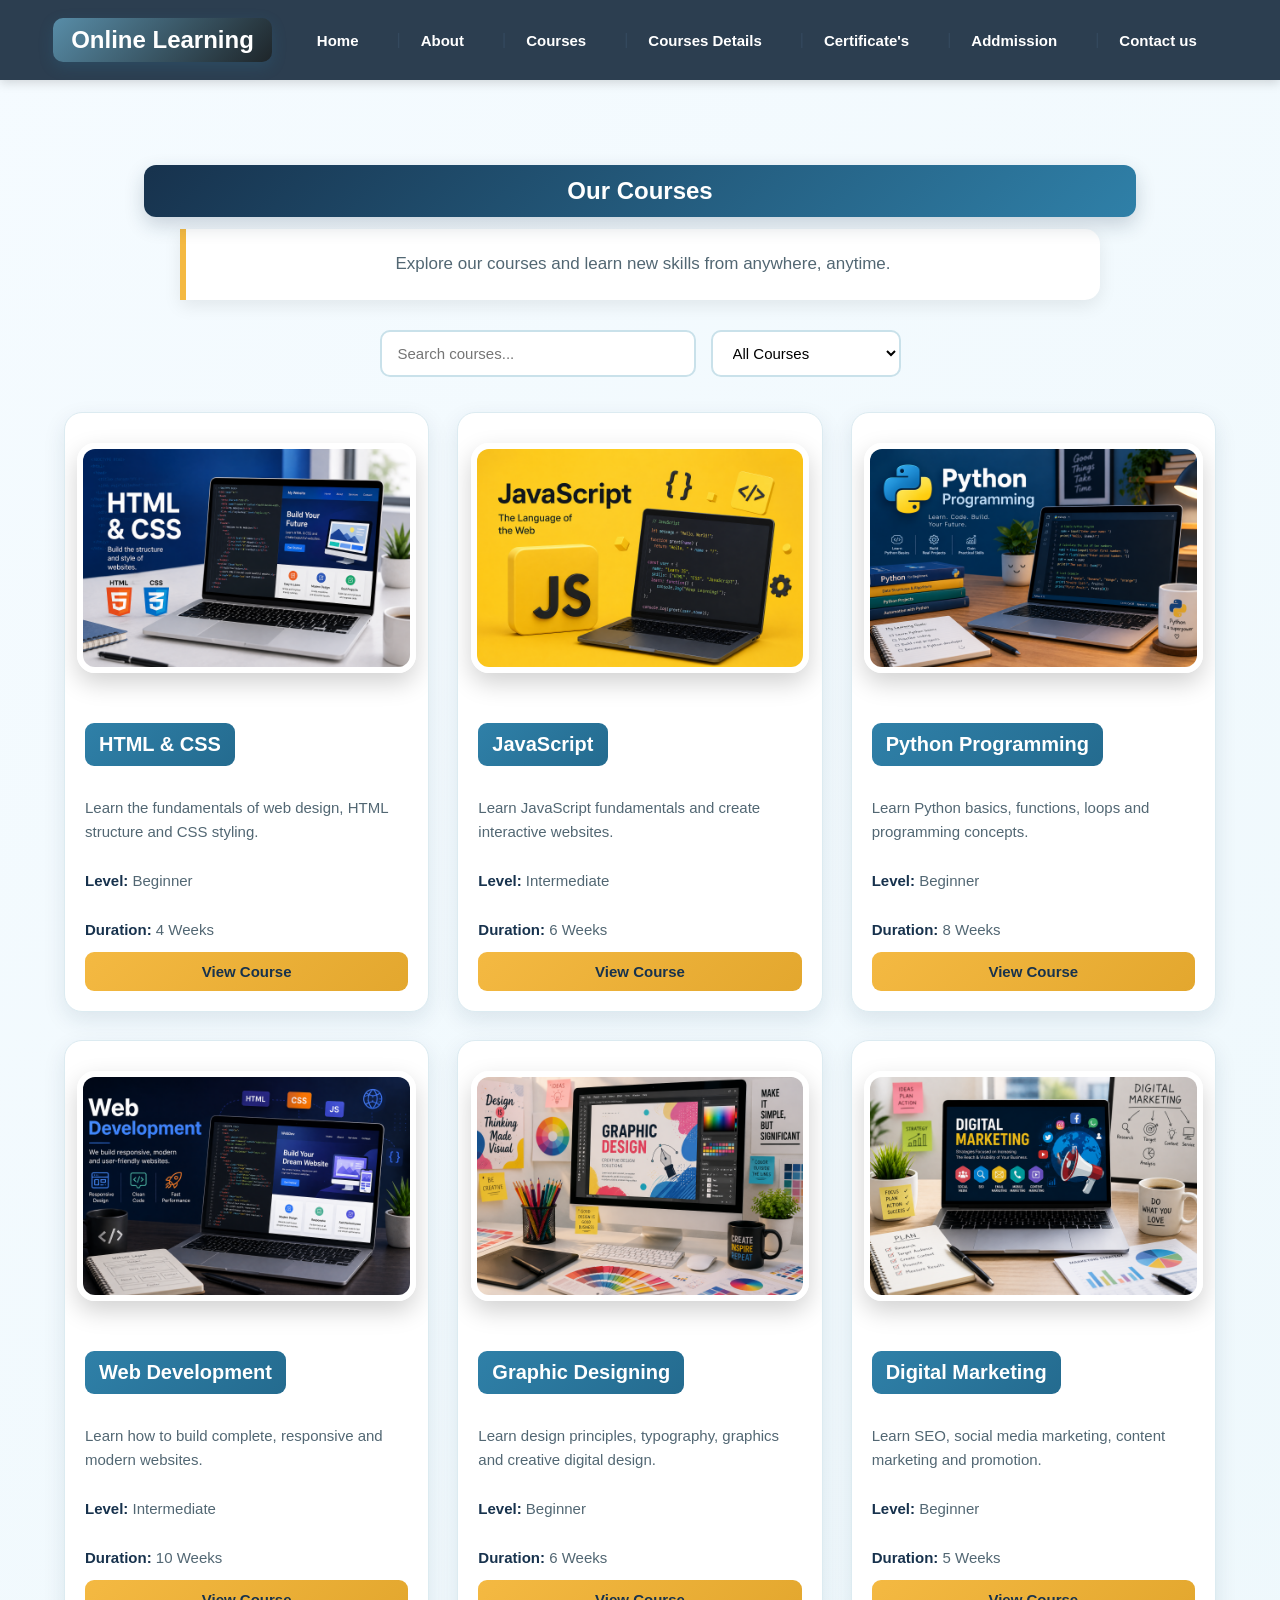
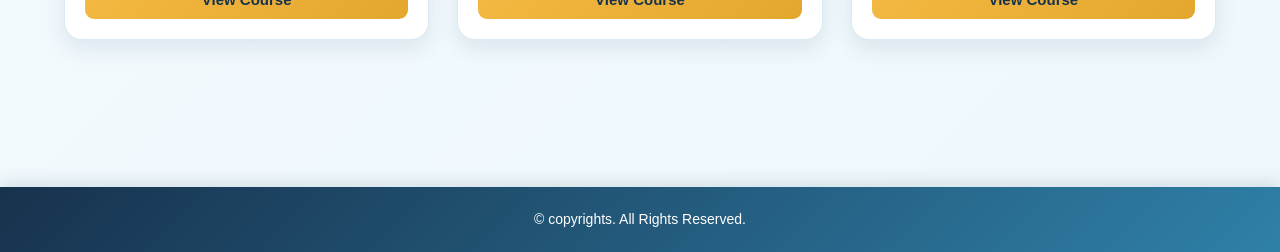
<file: courses.html>
<!DOCTYPE html>
<html lang="en">
<head>
    <meta charset="UTF-8">
    <meta name="viewport" content="width=device-width, initial-scale=1.0">
    <title>Online Learning </title>
    <link rel="icon" href="icon.png" >
    <link rel="stylesheet " href="style.css">
</head>
<body>
    <nav align="left">
<h2> Online Learning </h2>
<a href="index.html"> Home</a>|
<a href="about.html">About</a>|
<a href="courses.html"> Courses</a>|
    <a href="course-details.html"> Courses Details</a>|

<a href="certification.html"> Certificate's</a>|
<a href="addmission.html"> Addmission</a>|
<a href="contact.html">Contact us</a>
</nav>
    <!-- Courses Section -->
    <section class="courses-section">

        <h1>Our Courses</h1>

        <p>
            Explore our courses and learn new skills
            from anywhere, anytime.
        </p>

        <!-- Search and Filter -->
        <div class="course-controls">

            <input 
                type="text" 
                id="searchCourse"
                placeholder="Search courses..."
            >

            <select id="categoryFilter">
                <option value="all">All Courses</option>
                <option value="programming">Programming</option>
                <option value="web">Web Development</option>
                <option value="design">Design</option>
                <option value="marketing">Marketing</option>
            </select>

        </div>


        <!-- Courses -->
        <div class="courses-container">

            <!-- HTML & CSS -->
            <div class="course-card" data-category="programming">
                <img src="HTML.CSS.png " alt="HTML and CSS" height="300px">

                <div class="course-info">

                    <h2>HTML & CSS</h2>

                    <p>
                        Learn the fundamentals of web design,
                        HTML structure and CSS styling.
                    </p>

                    <p><strong>Level:</strong> Beginner</p>
                    <p><strong>Duration:</strong> 4 Weeks</p>
    <button onclick="window.location.href='course-details.html'">View Course</button>

                

                </div>
            </div>


            <!-- JavaScript -->
            <div class="course-card" data-category="programming">

                <img src="JS.png" alt="JavaScript" height="300px">

                <div class="course-info">

                    <h2>JavaScript</h2>

                    <p>
                        Learn JavaScript fundamentals and
                        create interactive websites.
                    </p>

                    <p><strong>Level:</strong> Intermediate</p>
                    <p><strong>Duration:</strong> 6 Weeks</p>

    <button onclick="window.location.href='course-details.html'">View Course</button>
    

                </div>
            </div>


            <!-- Python -->
            <div class="course-card" data-category="programming">

                <img src="python.png" alt="Python" height="300px">

                <div class="course-info">

                    <h2>Python Programming</h2>

                    <p>
                        Learn Python basics, functions,
                        loops and programming concepts.
                    </p>

                    <p><strong>Level:</strong> Beginner</p>
                    <p><strong>Duration:</strong> 8 Weeks</p>

    <button onclick="window.location.href='course-details.html'">View Course</button>

                    

                </div>
            </div>


            <!-- Web Development -->
            <div class="course-card" data-category="web">

                <img src="WD.png" alt="Web Development" height="300px">

                <div class="course-info">

                    <h2>Web Development</h2>

                    <p>
                        Learn how to build complete,
                        responsive and modern websites.
                    </p>

                    <p><strong>Level:</strong> Intermediate</p>
                    <p><strong>Duration:</strong> 10 Weeks</p>

    <button onclick="window.location.href='course-details.html'">View Course</button>
    
                    

                </div>
            </div>


            <!-- Graphic Designing -->
            <div class="course-card" data-category="design">

                <img src="GD.png" alt="Graphic Designing" height="300px">

                <div class="course-info">

                    <h2>Graphic Designing</h2>

                    <p>
                        Learn design principles, typography,
                        graphics and creative digital design.
                    </p>

                    <p><strong>Level:</strong> Beginner</p>
                    <p><strong>Duration:</strong> 6 Weeks</p>

    <button onclick="window.location.href='course-details.html'">View Course</button>
                    

                </div>
            </div>


            <!-- Digital Marketing -->
            <div class="course-card" data-category="marketing">

                <img src="DM.png" alt="Digital Marketing" height="300px">

                <div class="course-info">

                    <h2>Digital Marketing</h2>

                    <p>
                        Learn SEO, social media marketing,
                        content marketing and promotion.
                    </p>

                    <p><strong>Level:</strong> Beginner</p>
                    <p><strong>Duration:</strong> 5 Weeks</p>

    <button onclick="window.location.href='course-details.html'">View Course</button>
        

                </div>
            </div>
        </div>
    </section>

    <br>
    <br>
    <br>
    <br>
    <footer>
        <p> &copy; copyrights. All Rights Reserved.</p>
    </footer>
<script>
    document.getElementById("searchCourse").addEventListener("input", function () {

        let searchText = this.value.toLowerCase();
        let courses = document.querySelectorAll(".course-card");

        courses.forEach(function (course) {

            let courseName = course.querySelector("h2").textContent.toLowerCase();

            if (courseName.includes(searchText)) {
                course.style.display = "block";
            } else {
                course.style.display = "none";
            }

        });

    });


    // CATEGORY FILTER
    document.getElementById("categoryFilter").addEventListener("change", function () {

        let selectedCategory = this.value;
        let courses = document.querySelectorAll(".course-card");

        courses.forEach(function (course) {

            let courseCategory = course.getAttribute("data-category");

            if (selectedCategory === "all" || courseCategory === selectedCategory) {
                course.style.display = "block";
            } else {
                course.style.display = "none";
            }

        });

    });


    // VIEW COURSE
    function viewCourse(courseName) {

        let message = "";

        if (courseName === "HTML & CSS") {
            message = "Learn HTML structure and CSS styling. Level: Beginner. Duration: 4 Weeks.";

        } 
        else if (courseName === "JavaScript") {
            message = "Learn JavaScript fundamentals and create interactive websites. Level: Intermediate. Duration: 6 Weeks.";

        } 
        else if (courseName === "Python Programming") {
            message = "Learn Python basics, functions, loops and programming concepts. Level: Beginner. Duration: 8 Weeks.";

        } 
        else if (courseName === "Web Development") {
            message = "Learn how to build complete, responsive and modern websites. Level: Intermediate. Duration: 10 Weeks.";

        } 
        else if (courseName === "Graphic Designing") {
            message = "Learn design principles, typography, graphics and creative digital design. Level: Beginner. Duration: 6 Weeks.";

        } 
        else if (courseName === "Digital Marketing") {
            message = "Learn SEO, social media marketing, content marketing and promotion. Level: Beginner. Duration: 5 Weeks.";
        }

        alert(courseName + "\n\n" + message);
    }

</script>
</body>
</html>
</file>
<file: style.css>
/* ===== Whole Page ===== */

body {
    margin: 0;
    font-family: Arial, sans-serif;
    color: #243746;
    background: linear-gradient(135deg, #f5fbff, #eaf6fb);

}
nav {
    display: flex;
    flex-direction: row;
    align-items: center;
    justify-content: center;
}


/* ===== Welcome Heading ===== */

h1 {
    text-align: center;
    color: white;
    background: linear-gradient(135deg, #23527c, #2f80a8);
    padding: 18px;
    margin: 40px auto 20px;
    width: 80%;
    border-radius: 15px;
    box-shadow: 0 8px 20px rgba(47, 128, 168, 0.25);
}


/* ===== Welcome Paragraph ===== */

p {
    line-height: 1.8;
}

h1 + p {
    width: 75%;
    margin: 0 auto;
    padding: 20px 25px;

    background-color: white;

    border-left: 6px solid #f4b942;
    border-radius: 0 15px 15px 0;

    box-shadow: 0 6px 18px rgba(0, 0, 0, 0.08);

    font-size: 17px;
}


/* ===== Image ===== */

img {
    display: block;

    max-width: 700px;
    width: 90%;
    height: auto;

    margin: 30px auto;

    border: 6px solid white;
    border-radius: 18px;

    box-shadow: 0 10px 25px rgba(0, 0, 0, 0.18);
}


/* ===== Popular Co
urses Heading ===== */

h2 {
    color: white;
    background: linear-gradient(135deg, #588da8, #1e2529);
    padding: 8px 18px;
    width: fit-content;
    margin: 50px auto 30px 5%;
    border-radius: 10px;
    box-shadow: 0 5px 15px rgba(47, 128, 168, 0.2);
    text-align: center;
}

/* ===== Courses Table ===== */

table {
    width: 75%;

    margin:  25px auto  25px 5%;

    border-collapse: collapse;

    background-color: white;
    border-radius: 15px;

    overflow: hidden;

    box-shadow: 0 10px 25px rgba(0, 0, 0, 0.12);
}


/* ===== Table Heading ===== */

th {
    background: linear-gradient(135deg, #17324d, #2f80a8);

    color: white;

    padding: 17px;

    font-size: 16px;

    text-align: left;
}


/* ===== Table Cells ===== */

td {
    padding: 16px;

    border-bottom: 1px solid #dcebf1;
}


/* Alternate Rows */

tr:nth-child(even) {
    background-color: #f2f9fc;
}


/* Hover Effect */

tr:hover {
    background-color: #e4f4fa;
}


/* Course Name */

td:first-child {
    font-weight: bold;
    color: #17324d;
}


/* ===== Enroll Button ===== */

td a {
    background-color: #f4b942;

    color: #17324d;

    text-decoration: none;

    font-weight: bold;

    padding: 9px 15px;

    border-radius: 8px;

    display: inline-block;

    transition: 0.3s;
}

td a:hover {
    background-color: #e0a52e;

    transform: translateY(-2px);
}

/* ===== COURSE INFO CARD ===== */

.course-info-card {
    width: 28%;
    margin: 25px auto 25px 5%;
    padding: 20px;
    background: rgba(255, 255, 255, 0.92);
    border-left: 5px solid #f4b942;
    border-radius: 12px;
    box-shadow: 0 6px 18px rgba(0, 0, 0, 0.12);
    box-sizing: border-box;
}

.course-info-card h3 {
    margin-top: 0;
    color: #23527c;
    font-size: 20px;
}

.course-info-card p {
    color: #34495e;
    line-height: 1.6;
    font-size: 15px;
    margin-bottom: 0;
}
/* ===== Footer ===== */

footer {
    background-color: #17324d;

    color: white;

    text-align: center;

    padding: 20px;

    margin-top: 50px;
}

footer p {
    margin: 0;
}


/* ===== Mobile ===== */

@media (max-width: 700px) {

    nav a {
        display: inline-block;
        margin-bottom: 8px;
        font-size: 14px;
    }

    h1 {
        width: 90%;
        font-size: 24px;
    }

    h1 + p {
        width: 85%;
        font-size: 15px;
    }

    table {
        width: 95%;
        font-size: 14px;
    }

    th,
    td {
        padding: 10px;
    }

}

/* ===== INDEX PAGE BACKGROUND ===== */

body.index-page {
    background-image: url("image/education-bg.png");
    background-size: cover;
    background-position: center;
    background-repeat: no-repeat;
    background-attachment: fixed;
}/* ===== OTHER PAGES BACKGROUND ===== */

body.about-page,
body.addmission-page,
body.contact-page {
    background-image: url("image/education-bg.png");
    background-size: cover;
    background-position: center;
    background-repeat: no-repeat;
    background-attachment: fixed;
}


/* ===== WELCOME SECTION ===== */

body.index-page h1 {
    text-align: center;
    margin: 100px auto 25px;
    width: 70%;
}


/* ===== WELCOME PARAGRAPH ===== */

body.index-page h1 + p {
    width: 60%;
    margin: 0 auto;
    padding: 20px 25px;
    text-align: center;
    background: rgba(255, 255, 255, 0.88);
    border-radius: 15px;
    line-height: 1.8;
}
/* ===== Mission & Vision Cards ===== */

.mission-card,
.vision-card {
    padding: 25px;
    border-radius: 18px;
    min-height: 220px;

    box-shadow: 0 8px 25px rgba(0, 0, 0, 0.12);

    transition: 0.3s ease;

    border: none;
}


/* Mission */

.mission-card {
    background: linear-gradient(135deg, #e8f6ff, #ffffff);
    border-top: 6px solid #2f80a8;
}


/* Vision */

.vision-card {
    background: linear-gradient(135deg, #fff8e6, #ffffff);
    border-top: 6px solid #f4b942;
}


/* Heading */

.mission-card h2,
.vision-card h2 {
    color: white;

    padding: 12px 20px;

    border-radius: 10px;

    text-align: center;

    font-size: 22px;

    margin-bottom: 18px;
}


/* Mission Heading */

.mission-card h2 {
    background: linear-gradient(135deg, #17324d, #2f80a8);
}


/* Vision Heading */

.vision-card h2 {
    background: linear-gradient(135deg, #d99a19, #f4b942);
}


/* Paragraph */

.mission-card p,
.vision-card p {
    font-size: 16px;

    line-height: 1.8;

    text-align: justify;

    color: #34495e;

    margin: 0;
}


/* Hover Effect */

.mission-card:hover,
.vision-card:hover {
    transform: translateY(-6px);

    box-shadow: 0 14px 30px rgba(0, 0, 0, 0.16);
}


/* ===== Mobile ===== */

@media (max-width: 768px) {

    .mission-card,
    .vision-card {
        padding: 18px;
    }

    .mission-card h2,
    .vision-card h2 {
        font-size: 19px;
    }

}
/* ===== Student Facilities ===== */

.facilities-card {
    background: linear-gradient(135deg, #ffffff, #eef8fc);
    padding: 28px;
    border-radius: 18px;

    border-top: 6px solid #2f80a8;

    box-shadow: 0 8px 25px rgba(0, 0, 0, 0.12);

    transition: 0.3s ease;
}

.facilities-card:hover {
    transform: translateY(-5px);
    box-shadow: 0 14px 30px rgba(0, 0, 0, 0.16);
}


/* Facilities Heading */

.facilities-card h2 {
    color: white;

    background: linear-gradient(135deg, #17324d, #2f80a8);

    padding: 13px 20px;

    border-radius: 10px;

    text-align: center;

    margin-bottom: 25px;
}


/* Facilities List */

.facilities-card ul {
    padding: 0;
    margin: 0;
    list-style: none;
}

.facilities-card li {
    background-color: white;

    margin-bottom: 12px;

    padding: 12px 16px;

    border-left: 5px solid #2f80a8;

    border-radius: 8px;

    box-shadow: 0 3px 10px rgba(0, 0, 0, 0.07);

    transition: 0.3s;
}

.facilities-card li:hover {
    background-color: #eaf6fb;

    transform: translateX(5px);
}


/* ===== Benefits Section ===== */

.benefits-card {
    background: linear-gradient(135deg, #fffaf0, #ffffff);

    padding: 28px;

    border-radius: 18px;

    border-top: 6px solid #f4b942;

    box-shadow: 0 8px 25px rgba(0, 0, 0, 0.12);

    transition: 0.3s ease;
}

.benefits-card:hover {
    transform: translateY(-5px);

    box-shadow: 0 14px 30px rgba(0, 0, 0, 0.16);
}


/* Benefits Heading */

.benefits-card h2 {
    color: white;

    background: linear-gradient(135deg, #d99a19, #f4b942);

    padding: 13px 20px;

    border-radius: 10px;

    text-align: center;

    margin-bottom: 22px;
}


/* Benefits List */

.benefits-card ul {
    padding: 0;
    margin: 0;

    list-style: none;
}

.benefits-card li {
    background-color: white;

    margin-bottom: 11px;

    padding: 11px 16px;

    border-left: 5px solid #f4b942;

    border-radius: 8px;

    box-shadow: 0 3px 10px rgba(0, 0, 0, 0.07);

    transition: 0.3s;
}

.benefits-card li:hover {
    background-color: #fff7df;

    transform: translateX(5px);
}


/* ===== Mobile ===== */

@media (max-width: 768px) {

    .facilities-card,
    .benefits-card {
        padding: 18px;
    }

    .facilities-card h2,
    .benefits-card h2 {
        font-size: 20px;
    }

    .facilities-card li,
    .benefits-card li {
        font-size: 14px;
    }

}
/* =================================
   COURSES PAGE
================================= */

.courses-section {
    width: 90%;
    max-width: 1200px;
    margin: 45px auto;
    text-align: center;
}


/* ===== Main Heading ===== */

.courses-section > h1 {
    display: inline-block;

    background: linear-gradient(135deg, #17324d, #2f80a8);
    color: white;

    padding: 12px 35px;

    border-radius: 12px;

    box-shadow: 0 8px 20px rgba(23, 50, 77, 0.2);

    margin-bottom: 12px;
}


/* ===== Intro Text ===== */

.courses-section > p {
    color: #526773;

    font-size: 17px;

    margin-bottom: 30px;
}


/* =================================
   SEARCH & FILTER
================================= */

.course-controls {
    display: flex;

    justify-content: center;

    gap: 15px;

    margin-bottom: 35px;

    flex-wrap: wrap;
}

.course-controls input,
.course-controls select {
    padding: 12px 16px;

    border: 2px solid #c9e1ea;

    border-radius: 10px;

    outline: none;

    font-size: 15px;

    background: white;

    transition: 0.3s;
}

.course-controls input {
    width: 280px;
}

.course-controls select {
    width: 190px;
}

.course-controls input:focus,
.course-controls select:focus {
    border-color: #2f80a8;

    box-shadow: 0 0 8px rgba(47, 128, 168, 0.2);
}


/* =================================
   COURSES GRID
================================= */

.courses-container {

    display: grid;

    grid-template-columns: repeat(3, 1fr);

    gap: 28px;

    align-items: stretch;
}


/* =================================
   COURSE CARD
================================= */

.course-card {

    background: white;

    border-radius: 18px;

    overflow: hidden;

    border: 1px solid #dcebf1;

    box-shadow: 0 8px 22px rgba(23, 50, 77, 0.10);

    transition: all 0.3s ease;

    display: flex;

    flex-direction: column;
}


/* Hover */

.course-card:hover {

    transform: translateY(-8px);

    box-shadow: 0 16px 30px rgba(23, 50, 77, 0.18);

    border-color: #2f80a8;
}


/* =================================
   COURSE IMAGE
================================= */




/* Image Hover */

.course-card:hover img {

    transform: scale(1.04);
}


/* =================================
   COURSE INFORMATION
================================= */

.course-info {

    padding: 20px;

    text-align: left;

    display: flex;

.course-card img {
    width: 100%;
    height: 210px;

    object-fit: contain;

    display: block;

    padding: 8px;

    margin: 0;

    background-color: #f4fafc;

    border: none;

    border-radius: 0;

    box-shadow: none;

    transition: 0.3s ease;
}

.course-card:hover img {
    transform: scale(1.03);
}


    flex-direction: column;

    flex-grow: 1;
}


/* Course Title */

.course-info h2 {

    color: white;

    background: linear-gradient(135deg, #2f80a8, #246b8f);

    padding: 10px 14px;

    border-radius: 9px;

    font-size: 20px;

    margin: 0 0 15px;

    text-align: center;

    box-shadow: none;
}


/* Course Description */

.course-info > p {

    color: #526773;

    line-height: 1.6;

    font-size: 15px;

    margin-bottom: 10px;
}


/* Level & Duration */

.course-info strong {

    color: #17324d;
}


/* =================================
   VIEW COURSE BUTTON
================================= */

.course-info button {

    width: 100%;

    margin-top: auto;

    padding: 11px;

    border: none;

    border-radius: 9px;

    background: linear-gradient(135deg, #f4b942, #e3a72e);

    color: #17324d;

    font-size: 15px;

    font-weight: bold;

    cursor: pointer;

    transition: 0.3s;
}


.course-info button:hover {

    background: linear-gradient(135deg, #17324d, #2f80a8);

    color: white;

    transform: translateY(-2px);
}


/* =================================
   FOOTER
================================= */

footer {

    background: #17324d;

    color: white;

    text-align: center;

    padding: 22px;

    margin-top: 60px;
}

footer p {
    margin: 0;
}


/* =================================
   TABLET
================================= */

@media (max-width: 950px) {

    .courses-container {

        grid-template-columns: repeat(2, 1fr);

    }

}


/* =================================
   MOBILE
================================= */

@media (max-width: 600px) {

    .courses-section {

        width: 94%;

    }

    .courses-container {

        grid-template-columns: 1fr;

        gap: 22px;

    }

    .course-card img {

        height: 210px;

    }

    .course-controls {

        flex-direction: column;

        align-items: center;

    }

    .course-controls input,
    .course-controls select {

        width: 90%;
    }
}/* =================================
   CERTIFICATION PAGE
================================= */

.certification-page {
    width: 100%;
    max-width: none;
    margin: 0;
    padding: 40px 5%;
    box-sizing: border-box;
}
/* ===== Certificate Header ===== */

.certification-page .cert-header {
    text-align: center;
    margin-bottom: 35px;
}

.certification-page .cert-header h1 {
    display: inline-block;
    width: auto;
    margin: 0 0 15px;
    padding: 14px 35px;
    background: linear-gradient(135deg, #17324d, #2f80a8);
    color: white;
    border-radius: 12px;
    box-shadow: 0 8px 20px rgba(23, 50, 77, 0.20);
}

.certification-page .cert-header p {
    color: #526773;
    font-size: 17px;
    margin: 0 auto;
}


/* =================================
   INTRODUCTION CARD
================================= */

.certification-page .certificate-intro {
    background: linear-gradient(135deg, #e8f6ff, #ffffff);
    padding: 28px;
    border-radius: 18px;
    border-top: 6px solid #2f80a8;
    box-shadow: 0 8px 25px rgba(0, 0, 0, 0.12);
    margin-bottom: 30px;
    transition: 0.3s ease;
}

.certification-page .certificate-intro:hover {
    transform: translateY(-5px);
    box-shadow: 0 14px 30px rgba(0, 0, 0, 0.16);
}

.certification-page .certificate-intro h2 {
    color: white;
    background: linear-gradient(135deg, #17324d, #2f80a8);
    padding: 12px 20px;
    border-radius: 10px;
    text-align: center;
    margin: 0 auto 20px;
}

.certification-page .certificate-intro p {
    color: #34495e;
    font-size: 16px;
    line-height: 1.8;
    text-align: center;
    margin: 0;
}


/* =================================
   HOW TO GET CERTIFICATE
================================= */

.certification-page .certificate-steps {
    background: white;
    padding: 28px;
    border-radius: 18px;
    border-top: 6px solid #f4b942;
    box-shadow: 0 8px 25px rgba(0, 0, 0, 0.12);
    margin-bottom: 30px;
}

.certification-page .certificate-steps h2 {
    color: white;
    background: linear-gradient(135deg, #d99a19, #f4b942);
    padding: 13px 20px;
    border-radius: 10px;
    text-align: center;
    margin: 0 auto 25px;
}

.certification-page .certificate-steps ol {
    max-width: 750px;
    margin: auto;
    padding-left: 25px;
}

.certification-page .certificate-steps li {
    background: #f5fbff;
    margin-bottom: 12px;
    padding: 13px 18px;
    border-left: 5px solid #2f80a8;
    border-radius: 8px;
    color: #34495e;
    box-shadow: 0 3px 10px rgba(0, 0, 0, 0.07);
    transition: 0.3s;
}

.certification-page .certificate-steps li:hover {
    background: #eaf6fb;
    transform: translateX(5px);
}


/* =================================
   AVAILABLE CERTIFICATES
================================= */

.certification-page .available-certificates {
    background: linear-gradient(135deg, #ffffff, #eef8fc);
    padding: 28px;
    border-radius: 18px;
    border-top: 6px solid #2f80a8;
    box-shadow: 0 8px 25px rgba(0, 0, 0, 0.12);
    margin-bottom: 30px;
}

.certification-page .available-certificates h2 {
    color: white;
    background: linear-gradient(135deg, #17324d, #2f80a8);
    padding: 13px 20px;
    border-radius: 10px;
    text-align: center;
    margin: 0 auto 25px;
}

.certification-page .certificate-list {
    display: grid;
    grid-template-columns: repeat(3, 1fr);
    gap: 15px;
    padding: 0;
    list-style: none;
}

.certification-page .certificate-list li {
    background: white;
    padding: 18px;
    border-left: 5px solid #2f80a8;
    border-radius: 10px;
    box-shadow: 0 4px 12px rgba(0, 0, 0, 0.08);
    font-weight: bold;
    color: #17324d;
    transition: 0.3s;
}

.certification-page .certificate-list li:hover {
    background: #eaf6fb;
    transform: translateY(-4px);
}


/* =================================
   BENEFITS
================================= */

.certification-page .certificate-benefits {
    background: linear-gradient(135deg, #fffaf0, #ffffff);
    padding: 28px;
    border-radius: 18px;
    border-top: 6px solid #f4b942;
    box-shadow: 0 8px 25px rgba(0, 0, 0, 0.12);
    margin-bottom: 35px;
}

.certification-page .certificate-benefits h2 {
    color: white;
    background: linear-gradient(135deg, #d99a19, #f4b942);
    padding: 13px 20px;
    border-radius: 10px;
    text-align: center;
    margin: 0 auto 22px;
}

.certification-page .certificate-benefits ul {
    list-style: none;
    padding: 0;
    margin: 0;
}

.certification-page .certificate-benefits li {
    background: white;
    margin-bottom: 11px;
    padding: 12px 16px;
    border-left: 5px solid #f4b942;
    border-radius: 8px;
    box-shadow: 0 3px 10px rgba(0, 0, 0, 0.07);
    color: #34495e;
    transition: 0.3s;
}

.certification-page .certificate-benefits li:hover {
    background: #fff7df;
    transform: translateX(5px);
}


/* =================================
   START LEARNING
================================= */

.certification-page .start-learning {
    text-align: center;
    background: linear-gradient(135deg, #17324d, #2f80a8);
    padding: 35px 25px;
    border-radius: 18px;
    box-shadow: 0 10px 25px rgba(23, 50, 77, 0.20);
    margin-bottom: 40px;
}

.certification-page .start-learning h2 {
    background: none;
    box-shadow: none;
    color: white;
    margin: 0 0 12px;
}

.certification-page .start-learning p {
    color: white;
    margin-bottom: 22px;
}

.certification-page .start-learning button {
    border: none;
    padding: 12px 28px;
    border-radius: 9px;
    background: linear-gradient(135deg, #f4b942, #e3a72e);
    color: #17324d;
    font-size: 16px;
    font-weight: bold;
    cursor: pointer;
    transition: 0.3s;
}

.certification-page .start-learning button:hover {
    background: white;
    color: #17324d;
    transform: translateY(-3px);
}


/* =================================
   CERTIFICATE PREVIEW
================================= */

.certification-page .certificate-preview {
    text-align: center;
    margin-top: 45px;
}

.certification-page .certificate-preview > h2 {
    display: inline-block;
    background: linear-gradient(135deg, #17324d, #2f80a8);
    color: white;
    padding: 12px 30px;
    border-radius: 12px;
    margin-bottom: 12px;
}

.certification-page .certificate-preview > p {
    color: #526773;
    font-size: 17px;
    margin-bottom: 30px;
}


/* =================================
   ACTUAL CERTIFICATE
================================= */

.certification-page .certificate {
    position: relative;
    max-width: 850px;
    margin: 30px auto;
    padding: 55px 45px;
    background: linear-gradient(135deg, #ffffff, #f5fbff);
    border: 8px solid #f4b942;
    outline: 3px solid #17324d;
    outline-offset: -18px;
    border-radius: 8px;
    box-shadow: 0 15px 35px rgba(23, 50, 77, 0.20);
    text-align: center;
}

.certification-page .certificate h3:first-child {
    color: #2f80a8;
    font-size: 18px;
    margin-bottom: 30px;
}

.certification-page .certificate h1 {
    width: auto;
    margin: 0 auto 20px;
    padding: 12px 25px;
    background: linear-gradient(135deg, #17324d, #2f80a8);
    color: white;
    border-radius: 10px;
    font-size: 32px;
}

.certification-page .certificate h2 {
    color: #17324d;
    background: none;
    box-shadow: none;
    font-size: 27px;
    margin: 18px auto;
}

.certification-page .certificate h3 {
    color: #2f80a8;
    font-size: 22px;
    margin: 15px 0;
}

.certification-page .certificate p {
    color: #526773;
    font-size: 16px;
    line-height: 1.7;
}


/* Certificate Details */

.certification-page .certificate-details {
    display: flex;
    justify-content: space-between;
    gap: 20px;
    margin-top: 35px;
    padding-top: 18px;
    border-top: 2px solid #dcebf1;
    color: #17324d;
    font-weight: bold;
}


/* Signatures */

.certification-page .signature {
    display: flex;
    justify-content: space-around;
    gap: 80px;
    margin-top: 45px;
    color: #34495e;
    font-weight: bold;
}

.certification-page .signature div {
    min-width: 150px;
}


/* =================================
   MOBILE
================================= */

@media (max-width: 768px) {

    .certification-page {
        width: 94%;
    }

    .certificate-list {
        grid-template-columns: 1fr !important;
    }

    .certification-page .certificate {
        padding: 40px 20px;
    }

    .certification-page .certificate h1 {
        font-size: 24px;
    }

    .certification-page .certificate h2 {
        font-size: 22px;
    }

    .certification-page .certificate-details {
        flex-direction: column;
        text-align: center;
    }

    .certification-page .signature {
        flex-direction: column;
        gap: 30px;
        align-items: center;
    }
}
/* =================================
   ADMISSION PAGE
================================= */

body {
    margin: 0;
    font-family: Arial, sans-serif;
    background: linear-gradient(135deg, #f5fbff, #eef8fc);
    color: #34495e;
}


/* =================================
   NAVIGATION
==============================*/

nav {
    background: linear-gradient(135deg, #17324d, #2f80a8);
    padding: 18px 25px;
    text-align: left !important;
    box-shadow: 0 5px 15px rgba(23, 50, 77, 0.20);
}

nav a {
    color: white;
    text-decoration: none;
    font-weight: bold;
    font-size: 16px;
    margin-right: 18px;
    transition: 0.3s ease;
}

nav a:hover {
    color: #f4b942;
}

/* =================================
   MAIN TITLE
================================= */

body > h1 {
    text-align: center;
    width: fit-content;
    margin: 40px auto 25px;
    padding: 14px 35px;
    background: linear-gradient(135deg, #17324d, #2f80a8);
    color: white;
    border-radius: 12px;
    box-shadow: 0 8px 20px rgba(23, 50, 77, 0.20);
}


/* =================================
   ADMISSION HEADING
================================= */

body > h2 {
    text-align: center;
    width: fit-content;
    margin: 20px auto 12px;
    padding: 12px 30px;
    background: linear-gradient(135deg, #d99a19, #f4b942);
    color: white;
    border-radius: 10px;
    box-shadow: 0 6px 15px rgba(217, 154, 25, 0.20);
}

body > p {
    text-align: center;
    color: #526773;
    font-size: 16px;
    margin-bottom: 30px;
}


/* =================================
   ADMISSION FORM
================================= */

form {
    width: 90%;
    max-width: 750px;
    margin: 0 auto 40px;
    padding: 35px;
    background: white;
    border-radius: 18px;
    border-top: 6px solid #2f80a8;
    box-shadow: 0 10px 30px rgba(23, 50, 77, 0.14);
    box-sizing: border-box;
}


/* =================================
   LABELS
================================= */

form label {
    display: inline-block;
    margin-bottom: 8px;
    color: #17324d;
    font-size: 16px;
    font-weight: bold;
}


/* =================================
   INPUTS
================================= */

form input[type="text"],
form input[type="email"],
form input[type="tel"],
form input[type="date"],
form select,
form textarea {
    width: 100%;
    padding: 12px 14px;
    border: 2px solid #dcebf1;
    border-radius: 9px;
    background: #f8fcfe;
    color: #34495e;
    font-size: 15px;
    box-sizing: border-box;
    outline: none;
    transition: 0.3s ease;
}


/* Focus Effect */

form input[type="text"]:focus,
form input[type="email"]:focus,
form input[type="tel"]:focus,
form input[type="date"]:focus,
form select:focus,
form textarea:focus {
    border-color: #2f80a8;
    background: white;
    box-shadow: 0 0 0 3px rgba(47, 128, 168, 0.12);
}


/* =================================
   PLACEHOLDER
================================= */

form input::placeholder,
form textarea::placeholder {
    color: #8a9ba5;
}


/* =================================
   GENDER
================================= */

form input[type="radio"] {
    accent-color: #2f80a8;
    margin-right: 5px;
}

form input[type="radio"] + label {
    font-weight: normal;
}


/* =================================
   TEXTAREA
================================= */

form textarea {
    resize: vertical;
    min-height: 100px;
}


/* =================================
   BUTTONS
================================= */

form input[type="submit"],
form input[type="reset"] {
    border: none;
    padding: 13px 25px;
    border-radius: 9px;
    font-size: 15px;
    font-weight: bold;
    cursor: pointer;
    transition: 0.3s ease;
    margin-top: 8px;
}


/* Submit Button */

form input[type="submit"] {
    background: linear-gradient(135deg, #17324d, #2f80a8);
    color: white;
    margin-right: 10px;
}

form input[type="submit"]:hover {
    background: linear-gradient(135deg, #2f80a8, #17324d);
    transform: translateY(-3px);
    box-shadow: 0 6px 15px rgba(23, 50, 77, 0.20);
}


/* Reset Button */

form input[type="reset"] {
    background: linear-gradient(135deg, #f4b942, #e3a72e);
    color: #17324d;
}

form input[type="reset"]:hover {
    background: white;
    color: #17324d;
    border: 2px solid #f4b942;
    transform: translateY(-3px);
}


/* =================================
   FOOTER
================================= */

footer {
    background: linear-gradient(135deg, #17324d, #2f80a8);
    padding: 20px;
    text-align: center;
    margin-top: 30px;
    box-shadow: 0 -5px 15px rgba(23, 50, 77, 0.12);
}

footer p {
    color: white;
    margin: 0;
    font-size: 14px;
}


/* =================================
   MOBILE RESPONSIVE
================================= */

@media (max-width: 768px) {

    nav {
        padding: 15px 10px;
        line-height: 2;
    }

    nav a {
        font-size: 14px;
        margin: 0 4px;
    }

    body > h1 {
        font-size: 26px;
        padding: 12px 25px;
    }

    body > h2 {
        font-size: 22px;
        padding: 11px 22px;
    }

    form {
        width: 94%;
        padding: 25px 20px;
    }

    form input[type="submit"],
    form input[type="reset"] {
        width: 100%;
        margin: 6px 0;
    }
}
/* =========================
   COURSE DETAILS PAGE
   ========================= */
body.course-details-page {
    margin: 0;
    font-family: Arial, sans-serif;
    background-image: url("image/education-bg.png");
    background-size: cover;
    background-position: center;
    background-repeat: no-repeat;
    background-attachment: fixed;
    color: #333;
}

/* Navigation */
nav {
    background: #2c3e50;
    padding: 18px 35px;
    display: flex;
    align-items: center;
    flex-wrap: wrap;
    gap: 8px;
    box-shadow: 0 3px 10px rgba(0, 0, 0, 0.15);
}

nav h2 {
    color: white;
    margin: 0 25px 0 0;
    font-size: 24px;
}

nav a {
    color: white;
    text-decoration: none;
    font-size: 15px;
    padding: 8px 12px;
    border-radius: 6px;
    transition: 0.3s;
}

nav a:hover {
    background: #3498db;
    color: white;
}

/* Header */
header {
    text-align: center;
    padding: 55px 20px;
    background: linear-gradient(135deg, #3498db, #2c3e50);
    color: white;
}

header h1 {
    font-size: 42px;
    margin-bottom: 12px;
}

header p {
    font-size: 17px;
    margin: 0;
}

/* Main area */
main {
    width: 90%;
    max-width: 1100px;
    margin: 40px auto;
}

/* Course Cards */
main section{
    background: linear-gradient(135deg, #eaf6ff, #d6efff);
    padding: 30px;
    margin-bottom: 25px;
    border-radius: 15px;
    border-left: 6px solid #3498db;
    box-shadow: 0 5px 18px rgba(0, 0, 0, 0.10);
    transition: 0.3s ease;
}

main section:hover {
    transform: translateY(-5px);
    box-shadow: 0 10px 25px rgba(0, 0, 0, 0.15);
}

/* Course headings */
main section h2 {
    color: #76aade;
    font-size: 28px;
    margin-bottom: 15px;
}

main section h3 {
    color: #a0bed2;
    font-size: 18px;
    margin-top: 22px;
    margin-bottom: 8px;
}

/* Paragraph */
main section p {
    line-height: 1.7;
    color: #555;
}

/* Course list */
main section ul {
    padding-left: 25px;
}

main section li {
    margin: 9px 0;
    color: #555;
}

main section li::marker {
    color: #3498db;
}

/* Enroll Button */
main section button {
    background: #3498db;
    color: white;
    border: none;
    padding: 12px 25px;
    border-radius: 8px;
    font-size: 15px;
    font-weight: bold;
    margin-top: 15px;
    cursor: pointer;
    transition: 0.3s;
}

main section button:hover {
    background: #6b849e;
    transform: scale(1.05);
}

/* Horizontal lines */
main hr {
    display: nomain hr {
    display: none;
}

/* =========================
   COURSE DETAILS FOOTER
   ========================= */

body.course-details-page {
    margin: 0;
    padding: 0;
}

body.course-details-page footer {
    width: 100vw;
    margin: 50px 0 0 0;
    padding: 22px 0;
    background: linear-gradient(135deg, #6889ab, #2f80a8);
    color: white;
    text-align: center;
    box-sizing: border-box;
    display: block;
}

body.course-details-page footer p {
    margin: 0;
    color: white;
}

/* =========================
   RESPONSIVE DESIGN
   ========================= */

@media (max-width: 768px) {

    nav {
        justify-content: center;
        text-align: center;
        padding: 15px;
    }

    nav h2 {
        width: 100%;
        margin: 0 0 12px 0;
    }

    nav a {
        font-size: 13px;
        padding: 7px 8px;
    }

    header {
        padding: 40px 15px;
    }

    header h1 {
        font-size: 32px;
    }

    main {
        width: 92%;
    }

    main section {
        padding: 22px;
    }

    main section h2 {
        font-size: 24px;
    }
}





main section h2 {
    background: #72a4ce;
    color: #7bb0e4;
    padding: 12px 18px;
    border-radius: 8px;
    margin-bottom: 18px;
}
.course-intro {
    background: #ffffff;
    padding: 25px 30px;
    margin-bottom: 30px;
    border-radius: 12px;
    text-align: center;
    box-shadow: 0 4px 15px rgba(0, 0, 0, 0.08);
    border-top: 4px solid #3498db;
}

.course-intro h2 {
    color: #9cc2e9;
    margin-bottom: 10px;
    font-size: 25px;
}

.course-intro p {
    color: #555;
    line-height: 1.7;
    margin: 0;
    font-size: 16px;
}
.course-intro {
    background: white;
    padding: 25px 30px;
    margin: 30px auto;
    border-radius: 12px;
    text-align: center;
    box-shadow: 0 4px 15px rgba(0, 0, 0, 0.08);
    border-top: 4px solid #3498db;
}

.course-intro h2 {
    color: #7eb5ed;
    margin-bottom: 12px;
    font-size: 26px;
}

.course-intro p {
    color: #555;
    line-height: 1.7;
    margin: 0;
    font-size: 16px;
}
.course-details-page .course-card {
    background: linear-gradient(135deg, #eaf6ff, #d6efff);
    border-radius: 15px;
    padding: 30px;
    border-left: 6px solid #2f80a8;
    box-shadow: 0 5px 18px rgba(0, 0, 0, 0.10);
    transition: 0.3s ease;
}

.course-details-page .course-card:hover {
    transform: translateY(-5px);
    box-shadow: 0 8px 25px rgba(0, 0, 0, 0.15);
}
body.course-details-page main .course-card {
    background: linear-gradient(135deg, #eaf6ff, #d6efff) !important;
    border-left: 6px solid #2f80a8 !important;
    border-radius: 15px;
    padding: 30px;
    box-shadow: 0 5px 18px rgba(0,0,0,0.10);
}

body.course-details-page main .course-card h2 {
    color: #17324d !important;
}
</file>
